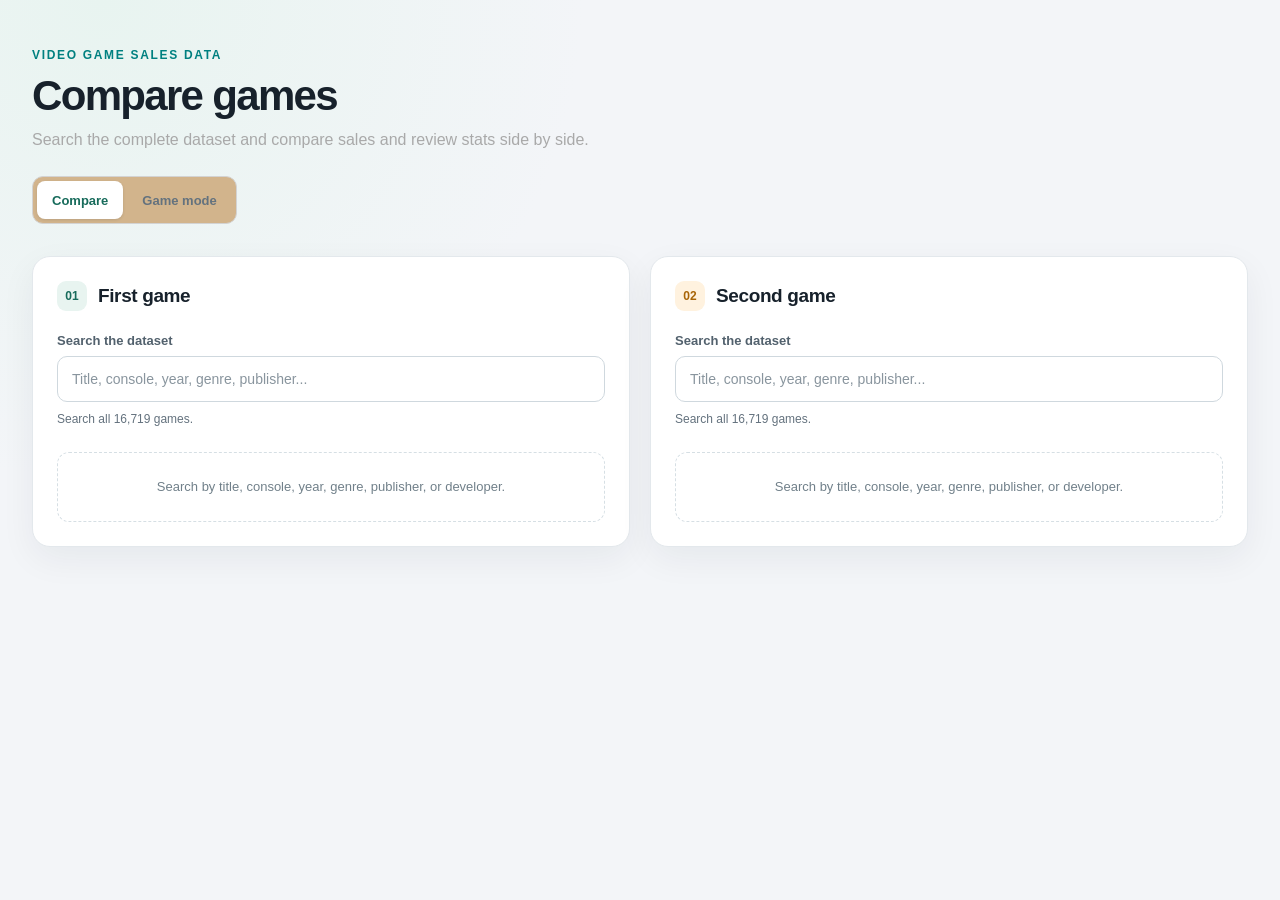
<file: APIDevprocess/index.html>
<!DOCTYPE html>
<html lang="en">
<head>
    <meta charset="UTF-8">
    <meta name="viewport" content="width=device-width, initial-scale=1.0">
    <meta name="description" content="Compare video game sales, regional performance, and review scores.">
    <title>Video Game Comparison</title>
    <link rel="stylesheet" href="css/style.css">
    <script src="sketch.js" defer></script>
</head>
<body>
    <main class="app">
        <header class="page-header">
            <p class="eyebrow">VIDEO GAME SALES DATA</p>
            <h1>Compare games</h1>
            <p class="intro">Search the complete dataset and compare sales and review stats side by side.</p>
            <nav class="mode-switch" aria-label="Choose a mode">
                <button class="mode-button active" type="button" data-mode="compare" aria-pressed="true">Compare</button>
                <button class="mode-button" type="button" data-mode="game" aria-pressed="false">Game mode</button>
            </nav>
        </header>

        <section id="compare-mode" class="comparison" aria-label="Game comparison">
            <article class="comparison-panel" data-panel="left" aria-labelledby="left-title">
                <div class="panel-topline">
                    <span class="panel-number">01</span>
                    <h2 id="left-title">First game</h2>
                </div>
                <div class="search-control">
                    <label for="left-search">Search the dataset</label>
                    <input
                        id="left-search"
                        class="game-search"
                        type="search"
                        placeholder="Title, console, year, genre, publisher..."
                        autocomplete="off"
                        role="combobox"
                        aria-autocomplete="list"
                        aria-expanded="false"
                        aria-controls="left-suggestions"
                    >
                    <ul id="left-suggestions" class="suggestions" role="listbox" hidden></ul>
                    <p class="search-status" aria-live="polite">Loading the full dataset...</p>
                </div>
                <div class="game-card" aria-live="polite">
                    <p class="empty-state">Loading the game dataset...</p>
                </div>
            </article>

            <article class="comparison-panel" data-panel="right" aria-labelledby="right-title">
                <div class="panel-topline">
                    <span class="panel-number">02</span>
                    <h2 id="right-title">Second game</h2>
                </div>
                <div class="search-control">
                    <label for="right-search">Search the dataset</label>
                    <input
                        id="right-search"
                        class="game-search"
                        type="search"
                        placeholder="Title, console, year, genre, publisher..."
                        autocomplete="off"
                        role="combobox"
                        aria-autocomplete="list"
                        aria-expanded="false"
                        aria-controls="right-suggestions"
                    >
                    <ul id="right-suggestions" class="suggestions" role="listbox" hidden></ul>
                    <p class="search-status" aria-live="polite">Loading the full dataset...</p>
                </div>
                <div class="game-card" aria-live="polite">
                    <p class="empty-state">Loading the game dataset...</p>
                </div>
            </article>
        </section>

        <section id="game-mode" class="game-mode" aria-labelledby="game-mode-title" hidden>
            <div class="game-mode-header">
                <div>
                    <p class="eyebrow">HIGHER OR LOWER</p>
                    <h2 id="game-mode-title">Guess the stat</h2>
                    <p class="intro">Compare the second game's stat with the first. One wrong guess ends your run.</p>
                </div>
                <div class="score-board" aria-live="polite">
                    <div class="score-card">
                        <span class="score-label">CURRENT SCORE</span>
                        <strong id="game-score">0</strong>
                    </div>
                    <div class="score-card high-score-card">
                        <span class="score-label">HIGH SCORE</span>
                        <strong id="high-score">0</strong>
                    </div>
                </div>
            </div>

            <div class="quiz-card">
                <p id="quiz-metric" class="quiz-metric">Loading game data...</p>
                <div class="quiz-games">
                    <article class="quiz-game">
                        <span class="quiz-label">FIRST GAME</span>
                        <h3 id="quiz-first-title">—</h3>
                        <p id="quiz-first-meta" class="game-meta"></p>
                        <strong id="quiz-first-value" class="quiz-value"></strong>
                    </article>
                    <div class="quiz-versus" aria-hidden="true">VS</div>
                    <article class="quiz-game quiz-game-second">
                        <span class="quiz-label">SECOND GAME</span>
                        <h3 id="quiz-second-title">—</h3>
                        <p id="quiz-second-meta" class="game-meta"></p>
                        <strong id="quiz-second-value" class="quiz-value">?</strong>
                    </article>
                </div>
                <p id="quiz-prompt" class="quiz-prompt">Higher or Lower?</p>
                <div class="guess-buttons" role="group" aria-label="Your guess">
                    <button id="guess-higher" class="guess-button" type="button" disabled>Higher</button>
                    <button id="guess-lower" class="guess-button" type="button" disabled>Lower</button>
                </div>
                <p id="quiz-feedback" class="quiz-feedback" aria-live="polite">A round will start when the dataset is ready.</p>
                <p id="score-storage-status" class="score-storage-status" aria-live="polite"></p>
                <button id="next-round" class="next-round" type="button" hidden>Next round</button>
            </div>
        </section>
    </main>
</body>
</html>
</file>
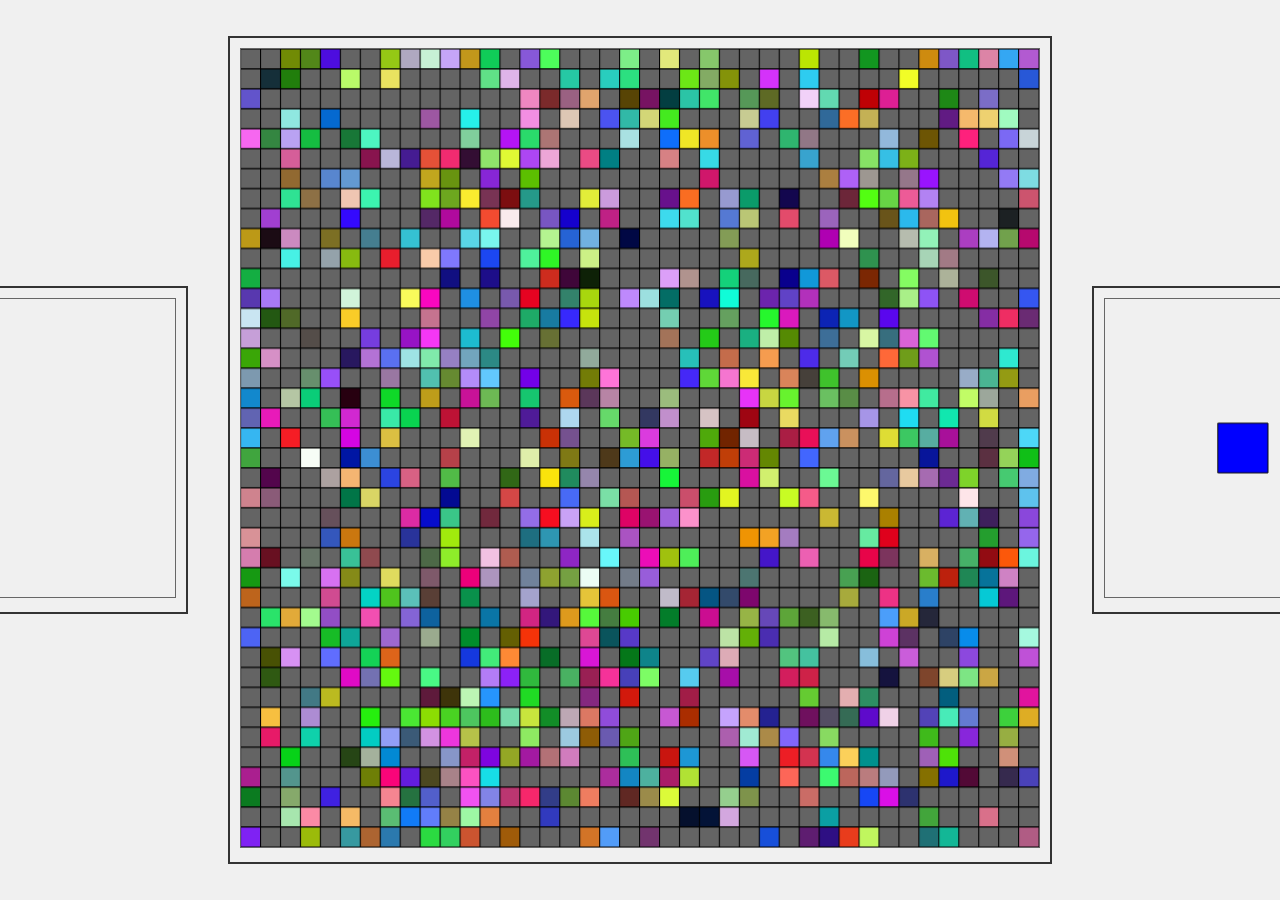
<file: Version 1/index.html>
<!DOCTYPE html>
<html lang="en">
<head>
    <meta charset="UTF-8">
    <meta name="viewport" content="width=device-width, initial-scale=1.0">
    <title>Version 1</title>
    <link rel="stylesheet" href="css/style.css">
    <script src="js/p5.js"></script>
    <script src="js/addons/p5.sound.min.js"></script>
    <style>    .canvas-container {
  display: inline-block;
  margin: 20px;
  padding: 10px;
  border: 2px solid #333;
  background: #f0f0f0;
}
 
/* Optional: Style canvas borders */
canvas {
  border: 1px solid #666;
}</style>


</head>
<body>
    <div id="canvas0" class="canvas-container"></div>
    <div id="canvas1" class="canvas-container"></div>
    <div id="canvas2" class="canvas-container"></div>

    
    <script src="sketch.js"></script>
</body>
</html>
</file>
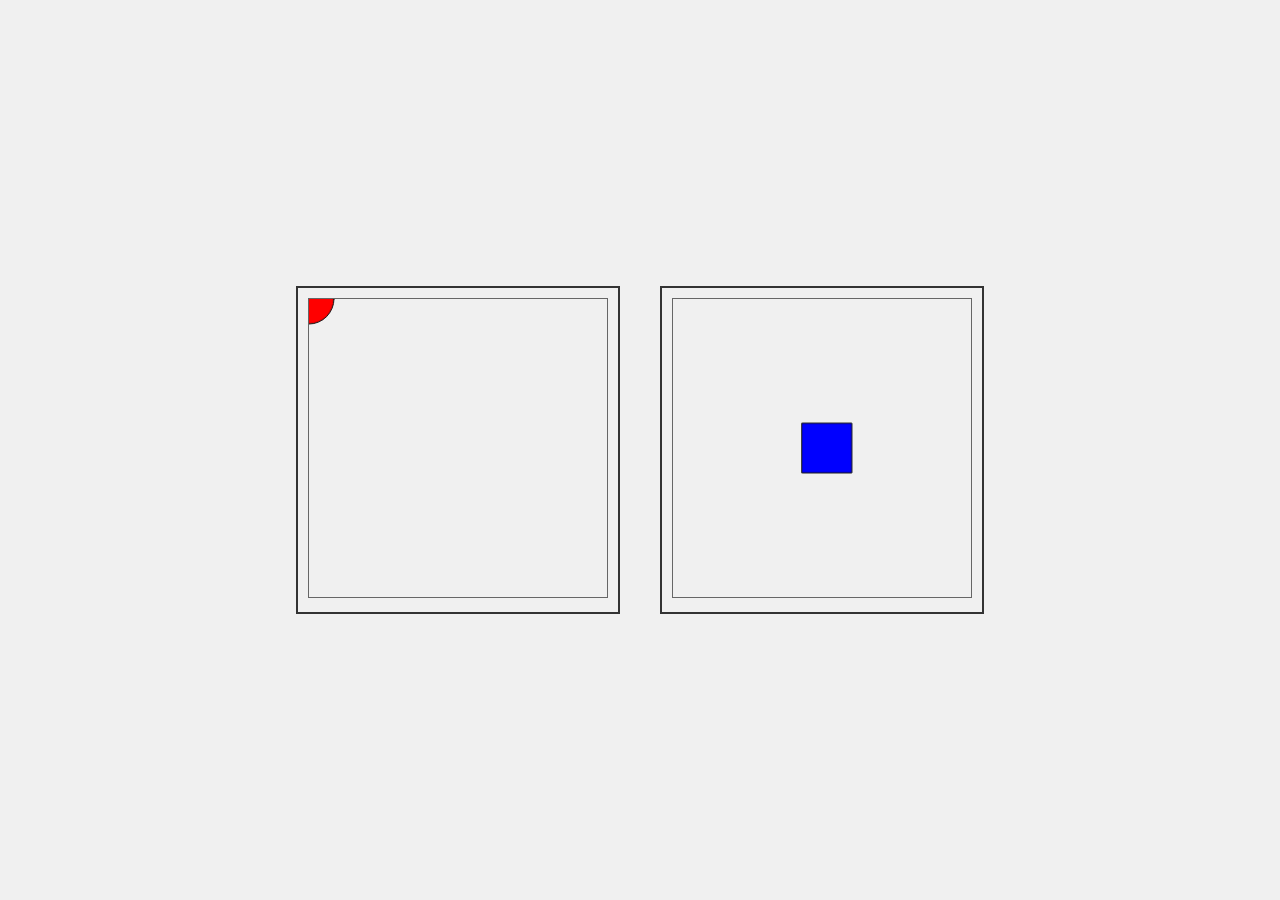
<file: toodles/Forlooppractice/index.html>
<!DOCTYPE html>
<html lang="en">
<head>
    <meta charset="UTF-8">
    <meta name="viewport" content="width=device-width, initial-scale=1.0">
    <title>Forlooppractice</title>
    <link rel="stylesheet" href="css/style.css">
    <script src="js/p5.js"></script>
    <script src="js/addons/p5.sound.min.js"></script>
    <style>    .canvas-container {
  display: inline-block;
  margin: 20px;
  padding: 10px;
  border: 2px solid #333;
  background: #f0f0f0;
}
 
/* Optional: Style canvas borders */
canvas {
  border: 1px solid #666;
}</style>


</head>
<body>
    <div id="canvas1" class="canvas-container"></div>
    <div id="canvas2" class="canvas-container"></div>

    <script src="text.js"></script>
</body>
</html>
</file>
<file: APIDevprocess/css/style.css>
:root {
    color-scheme: light;
    font-family: Inter, "Segoe UI", Arial, sans-serif;
    color: #17212b;
    background: #f3f5f8;
    font-synthesis: none;
    text-rendering: optimizeLegibility;
}

* {
    box-sizing: border-box;
}

body {
    min-height: 100vh;
    margin: 0;
    background:
        radial-gradient(circle at 8% 0%, #e8f4f0 0, transparent 30rem),
        #f3f5f8;
}

button,
input {
    font: inherit;
}

[hidden] {
    display: none !important;
}

.app {
    width: min(1280px, 100%);
    margin: 0 auto;
    padding: 48px 32px 64px;
}

.page-header {
    margin: 0 0 32px;
}

.eyebrow {
    margin: 0 0 10px;
    color: teal;
    font-size: 12px;
    font-weight: 750;
    letter-spacing: 0.14em;
}

h1,
h2,
h3,
h4,
h5,
p {
    margin-top: 0;
}

h1 {
    margin-bottom: 8px;
    font-size: clamp(30px, 4vw, 42px);
    letter-spacing: -0.04em;
}

.intro {
    max-width: 620px;
    margin-bottom: 0;
    color: darkgray;
    font-size: 16px;
    line-height: 1.5;
}

.mode-switch {
    display: inline-flex;
    gap: 4px;
    margin-top: 24px;
    padding: 4px;
    border: 1px solid lightgray;
    border-radius: 11px;
    background: tan;
}

.mode-button {
    min-height: 38px;
    padding: 0 15px;
    border: 0;
    border-radius: 8px;
    background: transparent;
    color: #64727e;
    cursor: pointer;
    font-size: 13px;
    font-weight: 650;
}

.mode-button.active {
    background: #fff;
    color: #176b5b;
    box-shadow: 0 1px 3px rgb(23 33 43 / 12%);
}

.mode-button:focus-visible,
.guess-button:focus-visible,
.next-round:focus-visible {
    outline: 3px solid rgb(49 161 132 / 32%);
    outline-offset: 2px;
}

.comparison {
    display: grid;
    grid-template-columns: repeat(2, minmax(0, 1fr));
    gap: 20px;
    align-items: start;
}

.game-mode {
    max-width: 900px;
    margin: 0 auto;
}

.game-mode-header {
    display: flex;
    align-items: flex-end;
    justify-content: space-between;
    gap: 20px;
    margin-bottom: 24px;
}

.game-mode-header .eyebrow {
    margin-bottom: 8px;
}

.game-mode-header h2 {
    margin-bottom: 8px;
    font-size: clamp(26px, 3vw, 34px);
    letter-spacing: -0.035em;
}

.game-mode-header .intro {
    max-width: 580px;
}

.score-board {
    display: flex;
    flex-shrink: 0;
    gap: 10px;
}

.score-card {
    display: grid;
    min-width: 112px;
    padding: 12px 18px;
    border: 1px solid #dcebe6;
    border-radius: 12px;
    background: #f0f8f5;
    text-align: center;
}

.high-score-card {
    border-color: #f0e2c9;
    background: #fffaf1;
}

.score-label {
    color: #647b72;
    font-size: 10px;
    font-weight: 750;
    letter-spacing: 0.1em;
}

.score-card strong {
    margin-top: 2px;
    color: #176b5b;
    font-size: 28px;
    font-variant-numeric: tabular-nums;
}

.high-score-card strong {
    color: #a86508;
}

.quiz-card {
    padding: clamp(20px, 4vw, 36px);
    border: 1px solid #e3e8ec;
    border-radius: 18px;
    background: #fff;
    box-shadow: 0 12px 35px rgb(23 33 43 / 6%);
}

.quiz-metric {
    margin-bottom: 24px;
    color: #390606;
    font-size: 30px;
    font-weight: 750;
    text-align: center;
}

.quiz-games {
    display: grid;
    grid-template-columns: minmax(0, 1fr) 44px minmax(0, 1fr);
    align-items: center;
    gap: 16px;
}

.quiz-game {
    min-width: 0;
    min-height: 190px;
    padding: 22px;
    border: 1px solid #e6ecef;
    border-radius: 13px;
    background: #fbfcfd;
}

.quiz-game-second {
    border-color: #f0e2c9;
    background: #fffaf1;
}

.quiz-label {
    display: block;
    margin-bottom: 15px;
    color: #7a8790;
    font-size: 10px;
    font-weight: 750;
    letter-spacing: 0.1em;
}

.quiz-game h3 {
    margin-bottom: 7px;
    overflow-wrap: anywhere;
    font-size: 21px;
    letter-spacing: -0.025em;
    line-height: 1.25;
}

.quiz-game .game-meta {
    min-height: 20px;
    font-size: 12px;
}

.quiz-value {
    display: block;
    margin-top: 18px;
    color: #176b5b;
    font-size: 27px;
    font-variant-numeric: tabular-nums;
}

.quiz-game-second .quiz-value {
    color: #a86508;
}

.quiz-value.revealed {
    animation: reveal-value 220ms ease-out;
}

.quiz-versus {
    display: grid;
    width: 40px;
    height: 40px;
    place-items: center;
    border-radius: 50%;
    background: #f0f3f5;
    color: #81909a;
    font-size: 10px;
    font-weight: 750;
}

.quiz-prompt {
    margin: 28px 0 16px;
    color: #33434e;
    font-size: 15px;
    font-weight: 650;
    text-align: center;
}

.guess-buttons {
    display: flex;
    justify-content: center;
    gap: 12px;
}

.guess-button,
.next-round {
    min-width: 145px;
    min-height: 46px;
    padding: 0 20px;
    border: 0;
    border-radius: 10px;
    background: #176b5b;
    color: #fff;
    cursor: pointer;
    font-size: 14px;
    font-weight: 700;
    transition: background 140ms ease, transform 140ms ease;
}

.guess-button:hover:not(:disabled),
.next-round:hover {
    transform: translateY(-1px);
    background: #125648;
}

.guess-button:disabled {
    cursor: not-allowed;
    opacity: 0.5;
}

.guess-button:last-child {
    background: #a86508;
}

.guess-button:last-child:hover:not(:disabled) {
    background: #8c5205;
}

.quiz-feedback {
    min-height: 24px;
    margin: 18px 0 0;
    color: #64727e;
    font-size: 14px;
    text-align: center;
}

.quiz-feedback.correct {
    color: #176b5b;
    font-weight: 700;
}

.quiz-feedback.incorrect {
    color: #a14c3a;
    font-weight: 650;
}

.score-storage-status {
    margin: 10px 0 0;
    color: #a14c3a;
    font-size: 12px;
    text-align: center;
}

.next-round {
    display: block;
    margin: 14px auto 0;
    background: #263640;
}

.next-round:hover {
    background: #17212b;
}

@keyframes reveal-value {
    from {
        opacity: 0.4;
        transform: translateY(3px);
    }

    to {
        opacity: 1;
        transform: translateY(0);
    }
}

.comparison-panel {
    min-width: 0;
    padding: 24px;
    border: 1px solid #e3e8ec;
    border-radius: 18px;
    background: #fff;
    box-shadow: 0 12px 35px rgb(23 33 43 / 6%);
}

.panel-topline {
    display: flex;
    align-items: center;
    gap: 11px;
    margin-bottom: 22px;
}

.panel-topline h2 {
    margin: 0;
    font-size: 19px;
    letter-spacing: -0.02em;
}

.panel-number {
    display: grid;
    width: 30px;
    height: 30px;
    place-items: center;
    border-radius: 9px;
    background: #e8f4f0;
    color: #176b5b;
    font-size: 12px;
    font-weight: 750;
}

.comparison-panel:nth-child(2) .panel-number {
    background: #fff2df;
    color: #a86508;
}

.search-control {
    position: relative;
    margin-bottom: 24px;
}

.search-control label {
    display: block;
    margin-bottom: 8px;
    color: #52616d;
    font-size: 13px;
    font-weight: 650;
}

.game-search {
    width: 100%;
    min-height: 46px;
    padding: 0 14px;
    border: 1px solid #cfd8de;
    border-radius: 10px;
    outline: none;
    background: #fff;
    color: #17212b;
    font-size: 14px;
}

.game-search::placeholder {
    color: #89959e;
}

.game-search:focus {
    border-color: #31a184;
    box-shadow: 0 0 0 3px rgb(49 161 132 / 16%);
}

.search-status {
    min-height: 18px;
    margin: 8px 0 0;
    color: #64727e;
    font-size: 12px;
    line-height: 1.5;
}

.suggestions {
    position: absolute;
    z-index: 5;
    top: 72px;
    right: 0;
    left: 0;
    max-height: 280px;
    margin: 0;
    padding: 5px;
    overflow-y: auto;
    border: 1px solid #dce3e8;
    border-radius: 10px;
    background: #fff;
    box-shadow: 0 12px 28px rgb(23 33 43 / 14%);
    list-style: none;
}

.suggestions[hidden] {
    display: none;
}

.suggestion {
    padding: 9px 10px;
    border-radius: 6px;
    color: #33434e;
    cursor: pointer;
    font-size: 13px;
    line-height: 1.4;
}

.suggestion:hover,
.suggestion.active {
    background: #e8f4f0;
    color: #145c4f;
}

.game-card {
    display: grid;
    gap: 21px;
}

.game-heading {
    min-width: 0;
}

.game-heading h3 {
    margin-bottom: 7px;
    overflow-wrap: anywhere;
    font-size: 23px;
    letter-spacing: -0.03em;
    line-height: 1.25;
}

.game-meta {
    margin: 0;
    color: #64727e;
    font-size: 13px;
    line-height: 1.5;
}

.metric-section {
    padding-top: 17px;
    border-top: 1px solid #edf0f2;
}

.section-title {
    margin-bottom: 13px;
    color: #52616d;
    font-size: 12px;
    font-weight: 750;
    letter-spacing: 0.06em;
    text-transform: uppercase;
}

.global-sales-value {
    display: block;
    margin: -2px 0 10px;
    color: #176b5b;
    font-size: 32px;
    letter-spacing: -0.04em;
}

.meter {
    width: 100%;
    height: 9px;
    overflow: hidden;
    border-radius: 99px;
    background: #e9eef1;
}

.meter-fill {
    display: block;
    height: 100%;
    border-radius: inherit;
    background: #31a184;
    transition: width 180ms ease;
}

.unit-note {
    margin: 7px 0 0;
    color: #7a8790;
    font-size: 11px;
}

.value-meter + .value-meter {
    margin-top: 12px;
}

.value-meter-labels {
    display: flex;
    justify-content: space-between;
    gap: 10px;
    margin-bottom: 6px;
    color: #52616d;
    font-size: 12px;
}

.value-meter-labels strong {
    color: #263640;
    font-variant-numeric: tabular-nums;
}

.review-grid {
    display: grid;
    grid-template-columns: repeat(2, minmax(0, 1fr));
    gap: 14px;
}

.review {
    min-width: 0;
    padding: 12px;
    border: 1px solid #e8ecef;
    border-radius: 10px;
    background: #fbfcfd;
}

.review h5 {
    margin-bottom: 7px;
    color: #64727e;
    font-size: 11px;
    font-weight: 650;
}

.review-score {
    display: block;
    margin-bottom: 8px;
    color: #263640;
    font-size: 17px;
    font-variant-numeric: tabular-nums;
}

.review .meter {
    height: 6px;
}

.review .meter-fill {
    background: #e7a943;
}

.details-grid {
    display: grid;
    grid-template-columns: minmax(70px, 0.7fr) minmax(0, 1.3fr);
    gap: 9px 12px;
    margin: 0;
    padding-top: 16px;
    border-top: 1px solid #edf0f2;
    font-size: 12px;
}

.details-grid dt {
    color: #7a8790;
}

.details-grid dd {
    margin: 0;
    overflow-wrap: anywhere;
    color: #33434e;
    text-align: right;
}

.empty-state {
    margin: 0;
    padding: 24px 16px;
    border: 1px dashed #d6dfe4;
    border-radius: 12px;
    color: #71808a;
    font-size: 13px;
    line-height: 1.55;
    text-align: center;
}

@media (max-width: 820px) {
    .app {
        padding: 36px 20px 48px;
    }

    .comparison {
        grid-template-columns: minmax(0, 1fr);
    }
}

@media (max-width: 420px) {
    .app {
        padding: 28px 14px 36px;
    }

    .comparison-panel {
        padding: 18px;
    }

    .review-grid {
        grid-template-columns: minmax(0, 1fr);
    }

    .game-mode-header {
        flex-direction: column;
        align-items: flex-start;
    }

    .score-board {
        align-self: flex-start;
    }

    .score-card {
        min-width: 74px;
        padding: 9px 12px;
    }

    .score-board {
        gap: 6px;
    }

    .score-label {
        font-size: 9px;
    }

    .quiz-games {
        grid-template-columns: minmax(0, 1fr);
    }

    .quiz-game {
        min-height: 0;
        padding: 18px;
    }

    .quiz-versus {
        margin: -4px auto;
    }

    .guess-buttons {
        gap: 8px;
    }

    .guess-button {
        min-width: 0;
        flex: 1;
    }
}
</file>
<file: Version 1/css/style.css>
* {
    margin: 0;
    padding: 0;
    box-sizing: border-box;
}

body {
    display: flex;
    justify-content: center;
    align-items: center;
    min-height: 100vh;
    background: #f0f0f0;
}
</file>
<file: toodles/Forlooppractice/css/style.css>
* {
    margin: 0;
    padding: 0;
    box-sizing: border-box;
}

body {
    display: flex;
    justify-content: center;
    align-items: center;
    min-height: 100vh;
    background: #f0f0f0;
}
</file>
